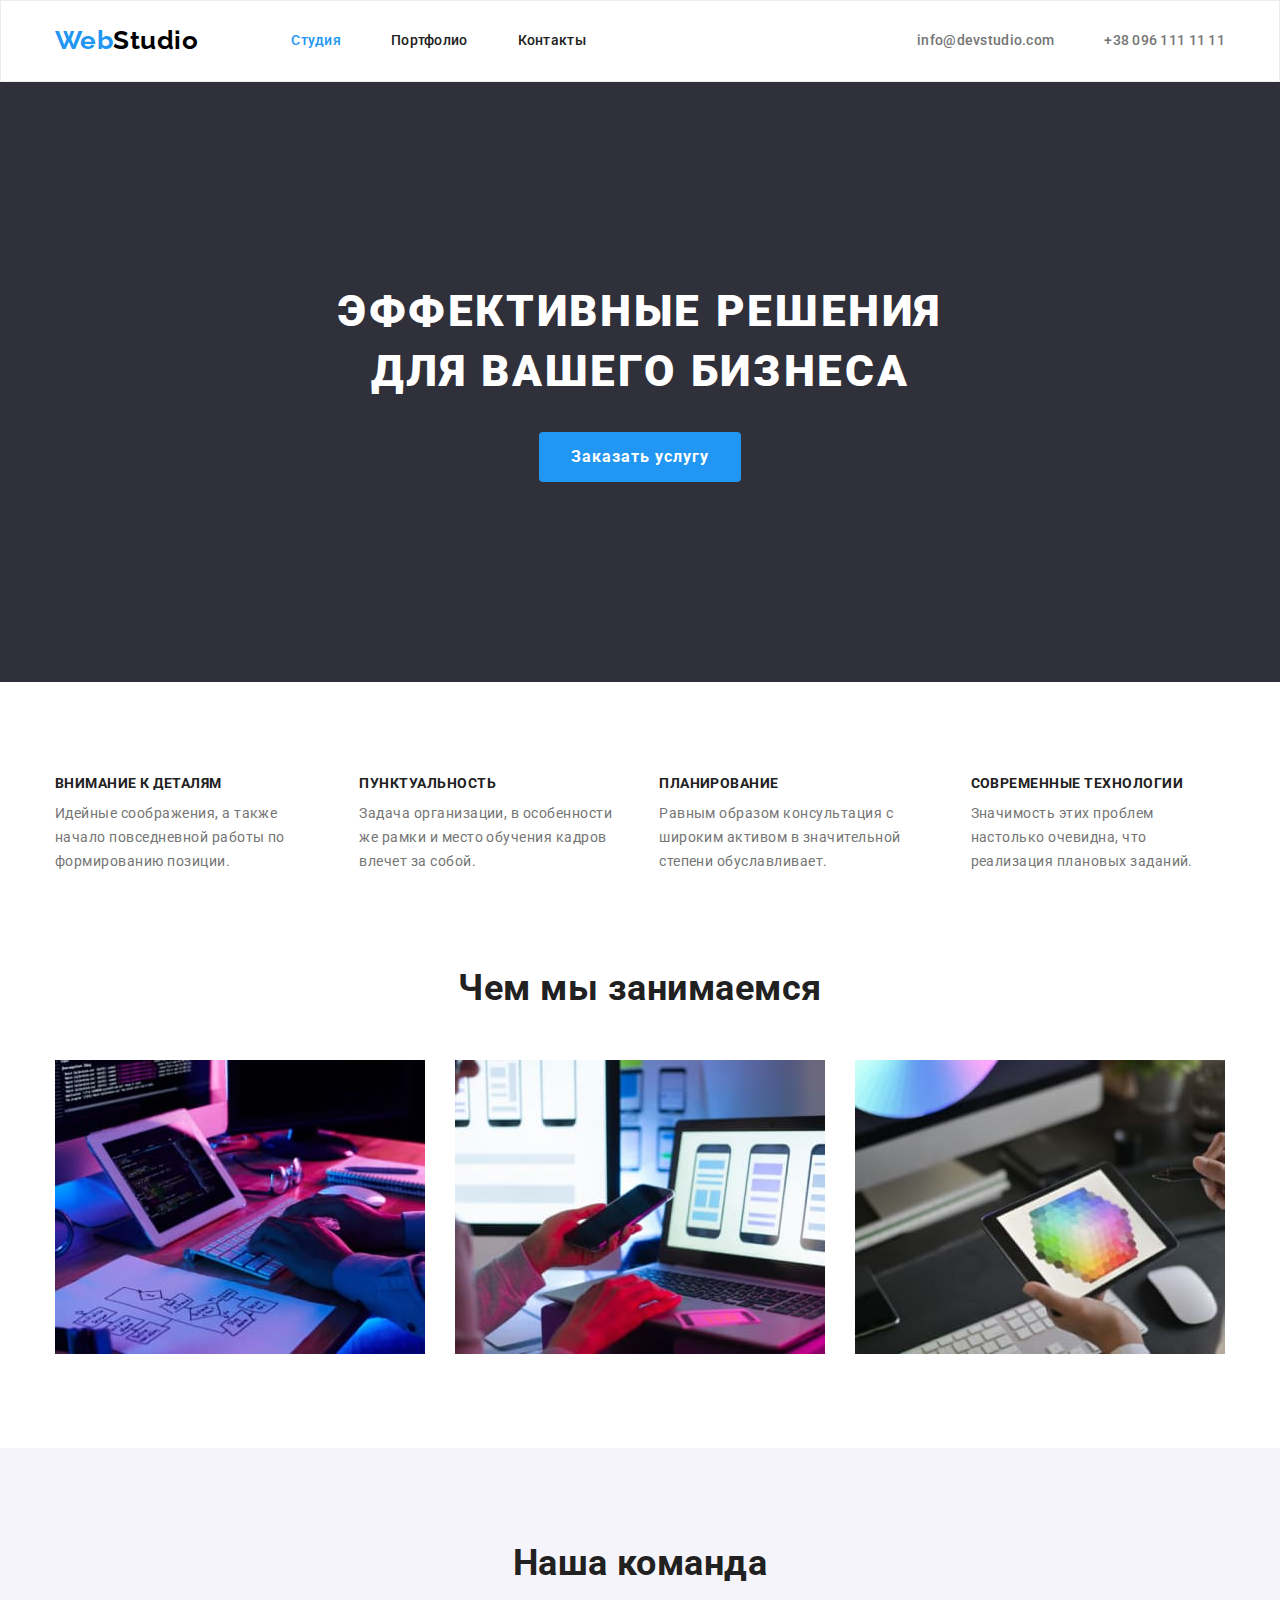
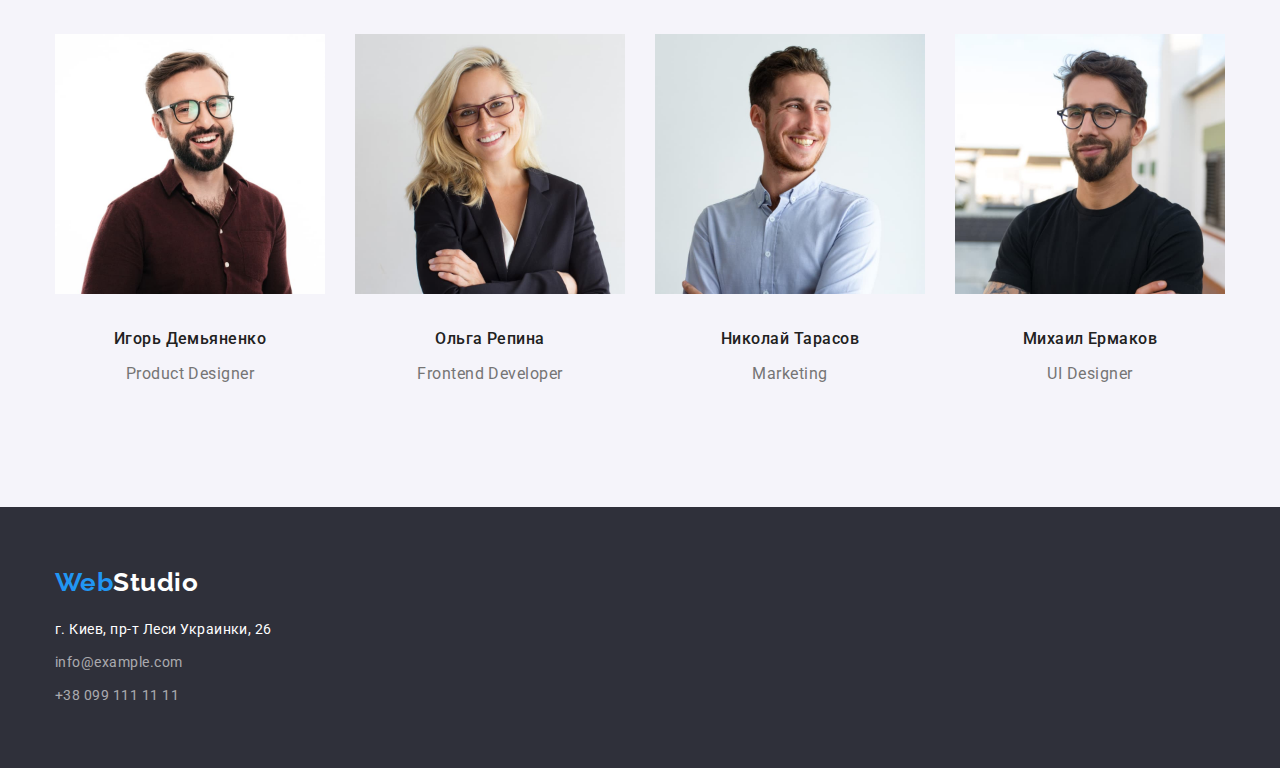
<file: index.html>
<!DOCTYPE html>
<html lang="ru">
  <head>
    <meta charset="UTF-8" />
    <meta http-equiv="X-UA-Compatible" content="IE=edge" />
    <meta name="viewport" content="width=device-width, initial-scale=1.0" />
    <title>Document</title>
    <link
      href="https://fonts.googleapis.com/css2?family=Raleway:wght@700&family=Roboto:wght@400;500;700;900&display=swap"
      rel="stylesheet"
    />
    <link
      rel="stylesheet"
      href="https://cdnjs.cloudflare.com/ajax/libs/modern-normalize/1.1.0/modern-normalize.min.css"
    />
    <link rel="stylesheet" href="./css/styles.css" />
  </head>
  <body>
    <!--Шапка сайта-->

    <header class="header">
      <div class="container container-header">
        <nav class="header-nav">
          <a href="/" class="logo header-logo">
            Web<span class="accent-dark">Studio</span>
          </a>
          <ul class="header-list list">
            <li class="header-item">
              <a href="./index.html" class="link current">Студия</a>
            </li>
            <li class="header-item">
              <a href="./portfolio.html" class="link">Портфолио</a>
            </li>
            <li class="header-item"><a href="" class="link">Контакты</a></li>
          </ul>
        </nav>
        <ul class="information-list">
          <li>
            <a href="mailto:info@devstudio.com" class="contact"
              >info@devstudio.com</a
            >
          </li>
          <li>
            <a href="tel:+380961111111" class="contact header-contact"
              >+38 096 111 11 11</a
            >
          </li>
        </ul>
      </div>
    </header>
    <!-- hero -->
    <main>
      <section class="hero-section section">
        <div class="container hero-container">
          <h1 class="hero-title">Эффективные решения для вашего бизнеса</h1>
          <button type="submit" class="hero-button">Заказать услугу</button>
        </div>
      </section>

      <!--Особенности-->

      <section class="section-pecul section">
        <div class="container">
          <h2 class="visually-hidden">Особенности</h2>
          
            <ul class="peculiarities-list list">
              <li class="pecul-item">
                <h3 class="pecul-title title-text">Внимание к деталям</h3>
                <p class="peculiarities-second-text">
                  Идейные соображения, а также начало повседневной работы по
                  формированию позиции.
                </p>
              </li>
              <li class="pecul-item">
                <h3 class="pecul-title title-text">Пунктуальность</h3>
                <p class="peculiarities-second-text">
                  Задача организации, в особенности же рамки и место обучения
                  кадров влечет за собой.
                </p>
              </li>
              <li class="pecul-item">
                <h3 class="pecul-title title-text">Планирование</h3>
                <p class="peculiarities-second-text">
                  Равным образом консультация с широким активом в значительной
                  степени обуславливает.
                </p>
              </li>
              <li class="pecul-item">
                <h3 class="pecul-title title-text">Современные технологии</h3>
                <p class="peculiarities-second-text">
                  Значимость этих проблем настолько очевидна, что реализация
                  плановых заданий.
                </p>
              </li>
            </ul>
          
        </div>
      </section>

      <!--Работа-->

      <section class="section-work section">
        <div class="container">
          <h2 class="section-title">Чем мы занимаемся</h2>
          
            <ul class="work list">
              <li class="work-item">
                <img
                  src="./images/img .jpg"
                  alt="Работа на планшете"
                  width="370"
                />
              </li>
              <li class="work-item">
                <img
                  src="./images/img2.jpg"
                  alt="Синзронизация телефона с ноутбуком"
                  width="370"
                />
              </li>
              <li class="work-item">
                <img
                  src="./images/img3.jpg"
                  alt="Цветовая настройка планшета"
                  width="370"
                />
              </li>
            </ul>
          
        </div>
      </section>

      <!--Наша команда-->

      <section class="section-team section">
        <div class="container">
          <h2 class="section-title">Наша команда</h2>

          <ul class="team-list">
            <li class="team-item">
              <img
                class="team-imag"
                src="./images/people1.jpg"
                alt="Игорь Демьяненко"
                width="270"
              />
              <div class="team-text">
              <h3 class="title team-title">Игорь Демьяненко</h3>
              <p class="team-second-text">Product Designer</p>
            </div>
            </li>
            <li class="team-item">
              <img class="team-imag" src="./images/people2.jpg" alt="Ольга Репина" width="270" />
              <div class="team-text">
              <h3 class="title team-title">Ольга Репина</h3>
              <p class="team-second-text">Frontend Developer</p>
            </div>
            </li>
            <li class="team-item">
              <img class="team-imag"
                src="./images/people3.jpg"
                alt="Николай Тарасов"
                width="270"
              />
              <div class="team-text">
              <h3 class="title team-title">Николай Тарасов</h3>
              <p class="team-second-text">Marketing</p>
            </div>
            </li>
            <li class="team-item">
              <img class="team-imag"
                src="./images/people4.jpg"
                alt="Михаил Ермаков"
                width="270"
              />
              <div class="team-text">

              <h3 class="title team-title">Михаил Ермаков</h3>
              <p class="team-second-text">UI Designer</p>
            </div>
            </li>
          </ul>
        </div>
      </section>
    </main>

    <!--Футер--> 

    <footer class="futer">
      <div class="container">
        <a href="/" class="logo futer-logo">
          Web<span class="accent-white">Studio</span>
        </a>
        <address class="futer-adrdess">
          <p class="address">г. Киев, пр-т Леси Украинки, 26</p>
          <ul>
            <li><a href="" class="futer-inf-mail inf">info@example.com</a></li>
            <li><a href="" class="inf futer-inf-tel">+38 099 111 11 11</a></li>
          </ul>
        </address>
      </div>
    </footer>
  </body>
</html>
</file>
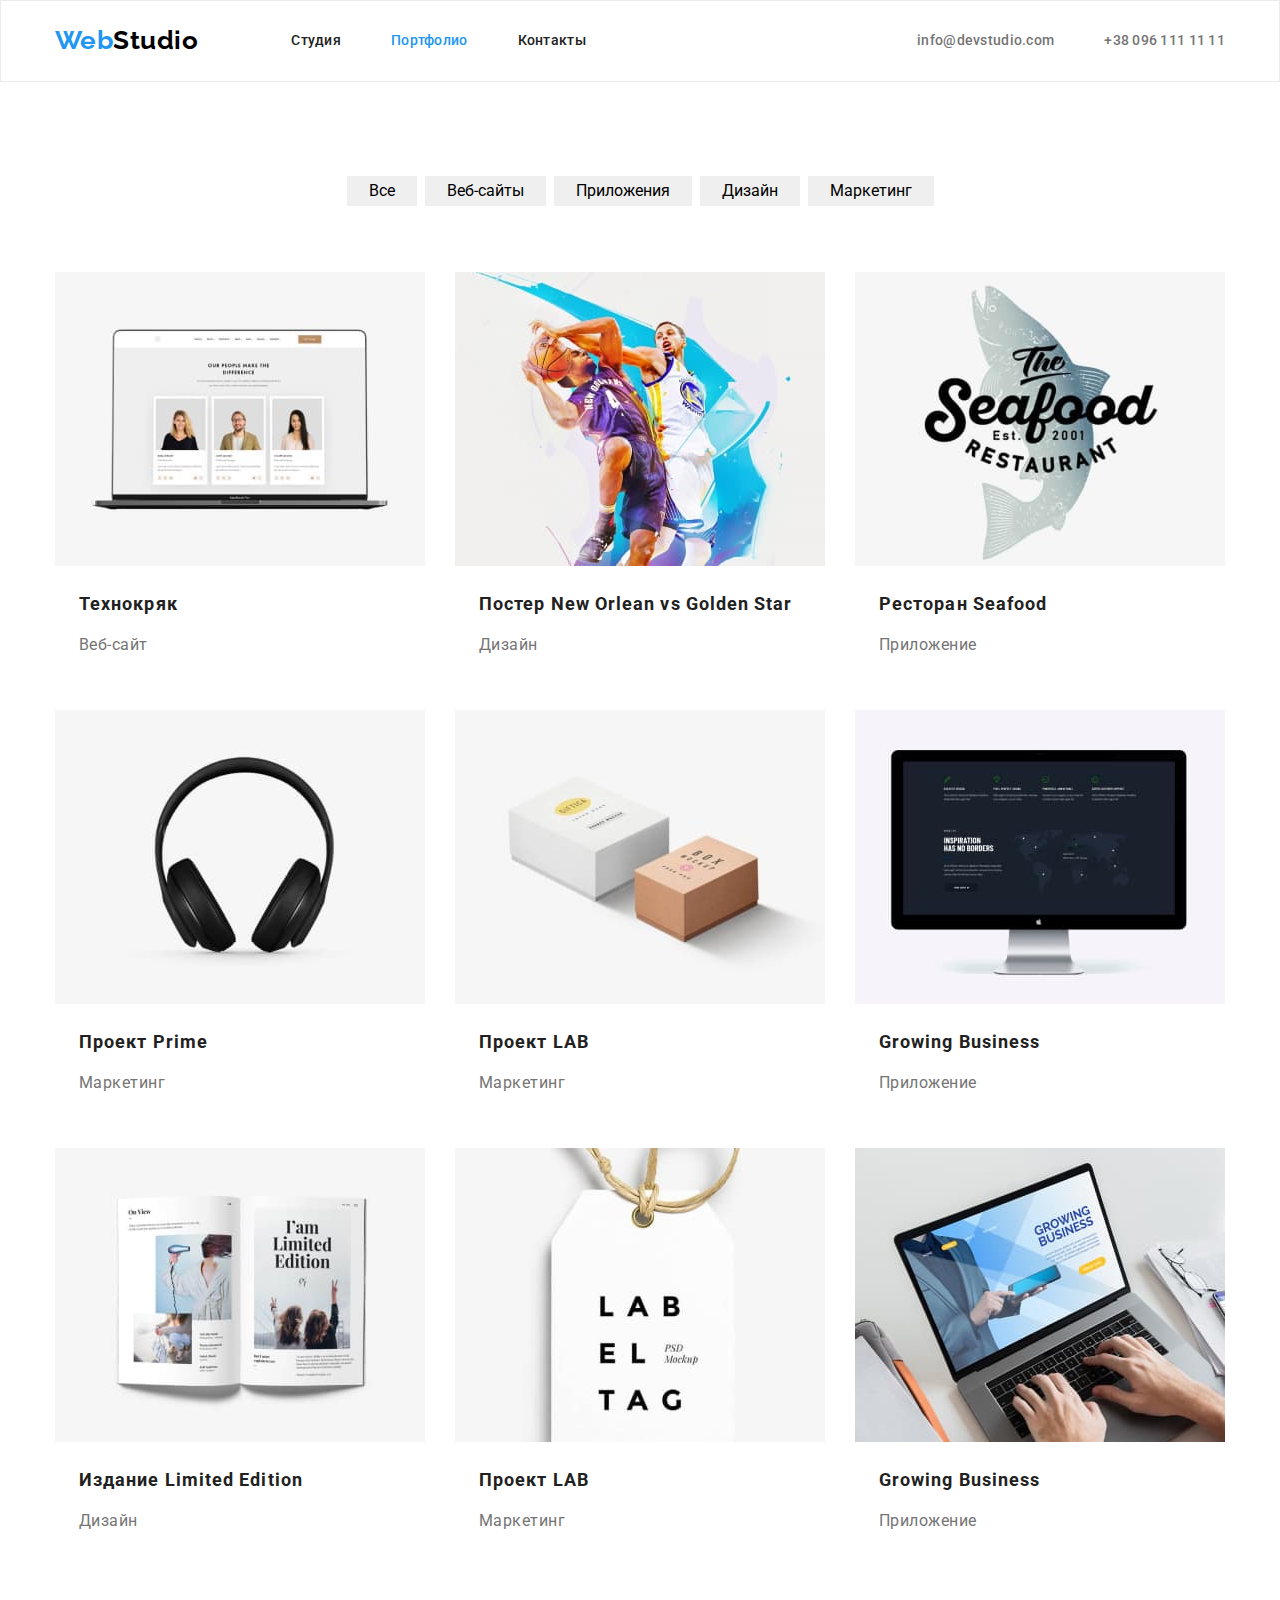
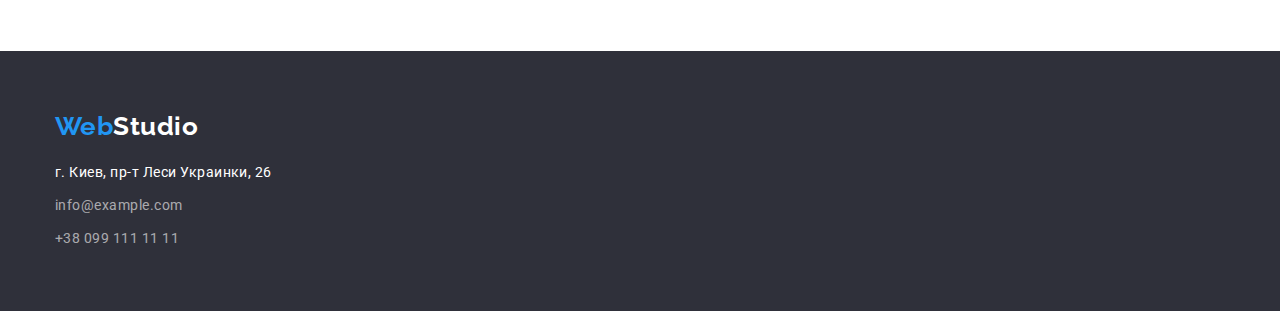
<file: portfolio.html>
<!DOCTYPE html>
<html lang="ru">
  <head>
    <meta charset="UTF-8" />
    <meta http-equiv="X-UA-Compatible" content="IE=edge" />
    <meta name="viewport" content="width=device-width, initial-scale=1.0" />
    <title>Document</title>
    <link
      href="https://fonts.googleapis.com/css2?family=Raleway:wght@700&family=Roboto:wght@400;500;700;900&display=swap"
      rel="stylesheet"
    />
    <link
      rel="stylesheet"
      href="https://cdnjs.cloudflare.com/ajax/libs/modern-normalize/1.1.0/modern-normalize.min.css"
    />
    <link rel="stylesheet" href="./css/styles.css" />
  </head>
  <body>
    <!--Шапка сайта-->

    <header class="header">
      <div class="container container-header">
        <nav class="header-nav">
          <a href="/" class="logo header-logo">
            Web<span class="accent-dark">Studio</span>
          </a>
          <ul class="header-list list">
            <li class="header-item">
              <a href="./index.html" class="link">Студия</a>
            </li>
            <li class="header-item">
              <a href="./portfolio.html" class="link current">Портфолио</a>
            </li>
            <li class="header-item"><a href="" class="link">Контакты</a></li>
          </ul>
        </nav>
        <ul class="information-list">
          <li>
            <a href="mailto: info@devstudio.com" class="contact"
              >info@devstudio.com</a
            >
          </li>
          <li>
            <a href="tel: +380961111111" class="contact header-contact"
              >+38 096 111 11 11</a
            >
          </li>
        </ul>
      </div>
    </header>

    <main> 
      <section class="section">
        <h1 class="visually-hidden">portfolio</h1>

        <!--Button-->
        <div class="container">
          <ul class="btn-list">
            <li class="btn-item">
              <button type="submit" class="btn">Все</button>
            </li>
            <li class="btn-item">
              <button type="submit" class="btn">Веб-сайты</button>
            </li>
            <li class="btn-item">
              <button type="submit" class="btn">Приложения</button>
            </li>
            <li class="btn-item">
              <button type="submit" class="btn">Дизайн</button>
            </li>
            <li class="btn-item">
              <button type="submit" class="btn">Маркетинг</button>
            </li>
          </ul>
        
       

        <ul class="example-container">
          <li class="example-item">
            <img class="example-img" src="./images/img21.jpg"alt="Технокряк"width="370"/>
            <div class="main-example-text">
            <h2 class="title-text example-text">Технокряк</h2>
            <p class="second-text">Веб-сайт</p>
           </div>
          </li>
          <li class="example-item">
            <img
              class="example-img"
              src="./images/img22.jpg"
              alt="Постер New Orlean vs Golden Star"
              width="370"
            />
            <div class="main-example-text">
            <h2 class="title-text example-text">
              Постер New Orlean vs Golden Star
            </h2>
            <p class="second-text">Дизайн</p>
        </div>
          </li>
          <li class="example-item">
            <img
              class="example-img"
              src="./images/img23.jpg"
              alt="Ресторан Seafood"
              width="370"
            />
            <div class="main-example-text">
            <h2 class="title-text example-text">Ресторан Seafood</h2>
            <p class="second-text">Приложение</p>
        </div>
          </li>
          <li class="example-item">
            <img
              class="example-img"
              src="./images/img24.jpg"
              alt="Проект Prime"
              width="370"
            />
            <div class="main-example-text">
            <h2 class="title-text example-text">Проект Prime</h2>
            <p class="second-text">Маркетинг</p>
        </div>
          </li>
          <li class="example-item">
            <img
              class="example-img"
              src="./images/img25.jpg"
              alt="Проект LAB"
              width="370"
            />
            <div class="main-example-text">
            <h2 class="title-text example-text">Проект LAB</h2>
            <p class="second-text">Маркетинг</p>
            </div>
          </li>
          <li class="example-item">
            <img
              class="example-img"
              src="./images/img26.jpg"
              alt="Growing Business"
              width="370"
            />
            <div class="main-example-text">
            <h2 class="title-text example-text">Growing Business</h2>
            <p class="second-text">Приложение</p>
        </div>
          </li>
          <li class="example-item">
            <img
              class="example-img"
              src="./images/img27.jpg"
              alt="Издание Limited Edition"
              width="370"
            />
            <div class="main-example-text">
            <h2 class="title-text example-text">Издание Limited Edition</h2>
            <p class="second-text">Дизайн</p>
        </div>
          </li>
          <li class="example-item">
            <img
              class="example-img"
              src="./images/img28.jpg"
              alt="Проект LAB"
              width="370"
            />
            <div class="main-example-text">
            <h2 class="title-text example-text">Проект LAB</h2>
            <p class="second-text">Маркетинг</p>
        </div>
          </li>
          <li class="example-item">
            <img
              class="example-img"
              src="./images/img29.jpg"
              alt="Growing Business"
              width="370"
            />
            <div class="main-example-text">
            <h2 class="title-text example-text">Growing Business</h2>
            <p class="second-text">Приложение</p>
        </div>
          </li>
        </ul>
    </div>
      </section>
    </main>

   <!--Футер--> 

   <footer class="futer">
    <div class="container">
      <a href="/" class="logo futer-logo">
        Web<span class="accent-white">Studio</span>
      </a>
      <address class="futer-adrdess">
        <p class="address">г. Киев, пр-т Леси Украинки, 26</p>
        <ul>
          <li><a href="" class="futer-inf-mail inf">info@example.com</a></li>
          <li><a href="" class="inf futer-inf-tel">+38 099 111 11 11</a></li>
        </ul>
      </address>
    </div>
  </footer>
</body>
</html>
</file>
<file: css/styles.css>
/* акцент синий #2196F3 */
/* основной цвет #212121 */
/* белый цвет #FFFFFF */
/* вторичный цвет #757575 */
/*  вторичный цвет фона #2F303A */

:root {
  --primary-text-color: #757575;
  --title-text-color: #212121;
  --accent-color: #2196f3;
  --title-white-color: #ffffff;
  --bgr-color: #2f303a;
  --logo-dark-color: #000000;
  --btn-color: #f5f4fa;
}

/* Сбросы */

html {
  box-sizing: border-box;
}
*,
*::before,
*::after {
  box-sizing: inherit;
}

p,
h1,
h2,
h3,
h4,
h5,
h6 {
  margin: 0;
  padding: 0;
}
img {
  display: block;
  max-width: 100%;
}

ul {
  margin: 0;
  padding: 0;
  list-style: none;
}

a {
  text-decoration: none;
}

.list {
  padding: 0;
  margin: 0;
}

body {
  margin: 0;
  background-color: var(--title-white-color);
  color: var(--primary-text-color);
  font-family: Roboto, sans-serif;
  letter-spacing: 0.03em;
  font-style: normal;
}

.address {
  font-style: normal;
  line-height: 1.71;
}
.visually-hidden {
  position: absolute;
  white-space: nowrap;
  width: 1px;
  height: 1px;
  overflow: hidden;
  border: 0;
  padding: 0;
  clip: rect(0 0 0 0);
  clip-path: inset(50%);
  margin: -1px;
}

.container {
  margin: 0 auto;
  width: 1200px;
  padding-right: 15px;
  padding-left: 15px;
}

.section {
  padding: 94px 0;
}

.title-text {
  font-weight: 700;
  text-align: left;
  color: var(--title-text-color);
}

/* -------------header------------- */

.container-header {
  display: flex;
}

.header-nav {
  display: flex;
  align-items: center;
}

.header-list {
  display: flex;
}
.information-list {
  display: flex;
  margin-left: auto;
  align-items: center;
}

.logo {
  color: var(--accent-color);
  font-family: raleway, sans-serif;
  font-weight: 700;
  font-size: 26px;
  line-height: 1.19;
}
.header {
  border: 1px solid #ececec;
}

.accent-dark {
  color: var(--logo-dark-color);
}

.accent-white {
  color: var(--title-white-color);
}
.header-contact {
  margin-left: 50px;
}

.header-logo {
  margin-right: 93px;
}
.header-item:not(:last-child) {
  margin-right: 50px;
}

.link {
  color: var(--title-text-color);
  font-size: 14px;
  font-weight: 500;
  line-height: 1.4;
  letter-spacing: 0.02em;
}
.header {
  padding-top: 24px;
  padding-bottom: 25px;
}
.header-list a:hover,
.header-list a:focus {
  color: var(--accent-color);
}

.current {
  color: var(--accent-color);
}

.contact {
  color: var(--primary-text-color);
  font-size: 14px;
  font-weight: 500;
  line-height: 1.14;
  letter-spacing: 0.02em;
}

.contact:hover,
.contact:focus {
  color: var(--accent-color);
}

/*-----------------HERO--------------- */

.hero-section {
  text-align: center;
  background: var(--bgr-color);
  padding-top: 200px;
  padding-bottom: 200px;

}

.hero-title {
  margin-bottom: 30px;
  color: var(--title-white-color);
  font-size: 44px;
  font-weight: 900;
  line-height: 1.36;
  letter-spacing: 0.06em;
  text-transform: uppercase;
  width: 696px;
  margin: 0 auto 30px;
}

/* ------------- Особенности------------- */

.peculiarities-list {
  display: flex;
}
.pecul-item:not(:last-child) {
  margin-right: 30px;
}
.pecul-title {
  margin-bottom: 10px;
  font-size: 14px;
  line-height: 1.14;
  text-transform: uppercase;
}
.peculiarities-second-text {

font-size: 14px;
font-style: normal;
line-height: 1.71;
text-align: left;


}

/*--------------Работа--------------*/

.section-work {
    padding-top: 0;
}
.section-title {
  margin-top: 0;
  margin-bottom: 50px;
  color: var(--title-text-color);
  font-size: 36px;
  font-weight: 700;
  line-height: 1.17;
  text-align: center;
}
.work {
  display: flex;
  justify-content: space-between;
}

/*------------ Наша команда -------------*/

.section-team {
    background: var(--btn-color);
}
.team-list .title {
  color: var(--title-text-color);
  font-size: 16px;
  font-weight: 500;
  line-height: 1.88;
  text-align: center;
}
.team-list {
  display: flex;
  margin-bottom: 0;
  margin-left: -30px;
  font-size: 16px;
  line-height: 1.19;
  text-align: center;
}
.team-item {
  flex-basis: calc((100% - 3 * 30px) / 3);
  margin-left: 30px;
  
}


.team-text {
 padding-top: 30px;
 padding-bottom: 30px;
}
.team-title {
  margin-bottom: 10px;
}

/* button */
.hero-button {
  border-radius: 4px;
  padding: 10px 32px;
  min-width: 200px;
  text-align: center;

  color: var(--title-white-color);
  background: var(--accent-color);
  font-family: inherit;
  font-size: 16px; 
  font-weight: 700;
  line-height: 1.88;
  letter-spacing: 0.06em;
   border: none;
  cursor: pointer;
}

/* Button-portfolio */
.button-port button {
  color: var(--title-text-color);
  font-family: inherit;
  font-size: 16px;
  font-weight: 500;
  line-height: 1.63;
}
.button-port button:hover,
.button-port button:focus {
  background-color: var(--accent-color);
  color: var(--title-white-color);
}
.examples .title {
  color: var(--title-text-color);
  font-size: 18px;
  font-weight: 700;
  line-height: 2;
  letter-spacing: 0.06em;
  text-align: left;
}

/*------------- Futer---------------- */


.futer {
  background-color: var(--bgr-color);
  padding: 60px 0;

}
.futer-logo {
    margin-bottom: 20px;
}
.futer .address {
  color: var(--title-white-color);

  font-size: 14px;
  line-height: 1.71;
  text-align: left;
  margin-bottom: 9px;
  margin-top: 20px;
}
.futer .inf {
  font-family: Roboto;
  font-style: normal;
  color: rgba(255, 255, 255, 0.6);
  font-size: 14px;
  line-height: 1.71;
  text-align: left;
}


.futer-inf-mail {
    display: block;
  margin-bottom: 9px;
}
.futer-inf-tel {
    display: block;
 
}



/*--------------- Portfolio ------------*/

/*----------- Button ---------*/
.btn {
    padding: 6px 22px;
    border: none;
    
}

.btn-item {
  font-size: 16px;
  font-weight: 500;
  line-height: calc(26 / 16);
  text-align: center;
  color: var(--bgr-color);
  border-radius: 4px;
  padding-right: 8px;
  padding-bottom: 16px;
  
}

.btn-item:last-child {
  padding-right: 0px;
}
.btn-list {
  display: flex;
  justify-content: center;
  margin-bottom: 50px;
}

.btn:hover,
.btn:focus {
  background-color: var(--accent-color);
  cursor: pointer;
  color: var(--btn-color);
}
.example-text {
  margin-bottom: 8px;

  font-size: 18px;
  font-weight: 700;
  line-height: 2;
  letter-spacing: 0.06em;
}
.second-text {
  font-size: 16px;
  line-height: 1.88;
  letter-spacing: 0.03em;
  color: var(--primary-text-color);
}
.example-container {
  display: flex;
  flex-wrap: wrap;
  margin-left: -30px;
  margin-top: -30px;
}
.example-item {
    margin-left: 30px;
    margin-top: 30px;
    flex-basis: calc((100% - 90px) / 3);
}


.main-example-text {
    margin: 20px 24px;

}
</file>
